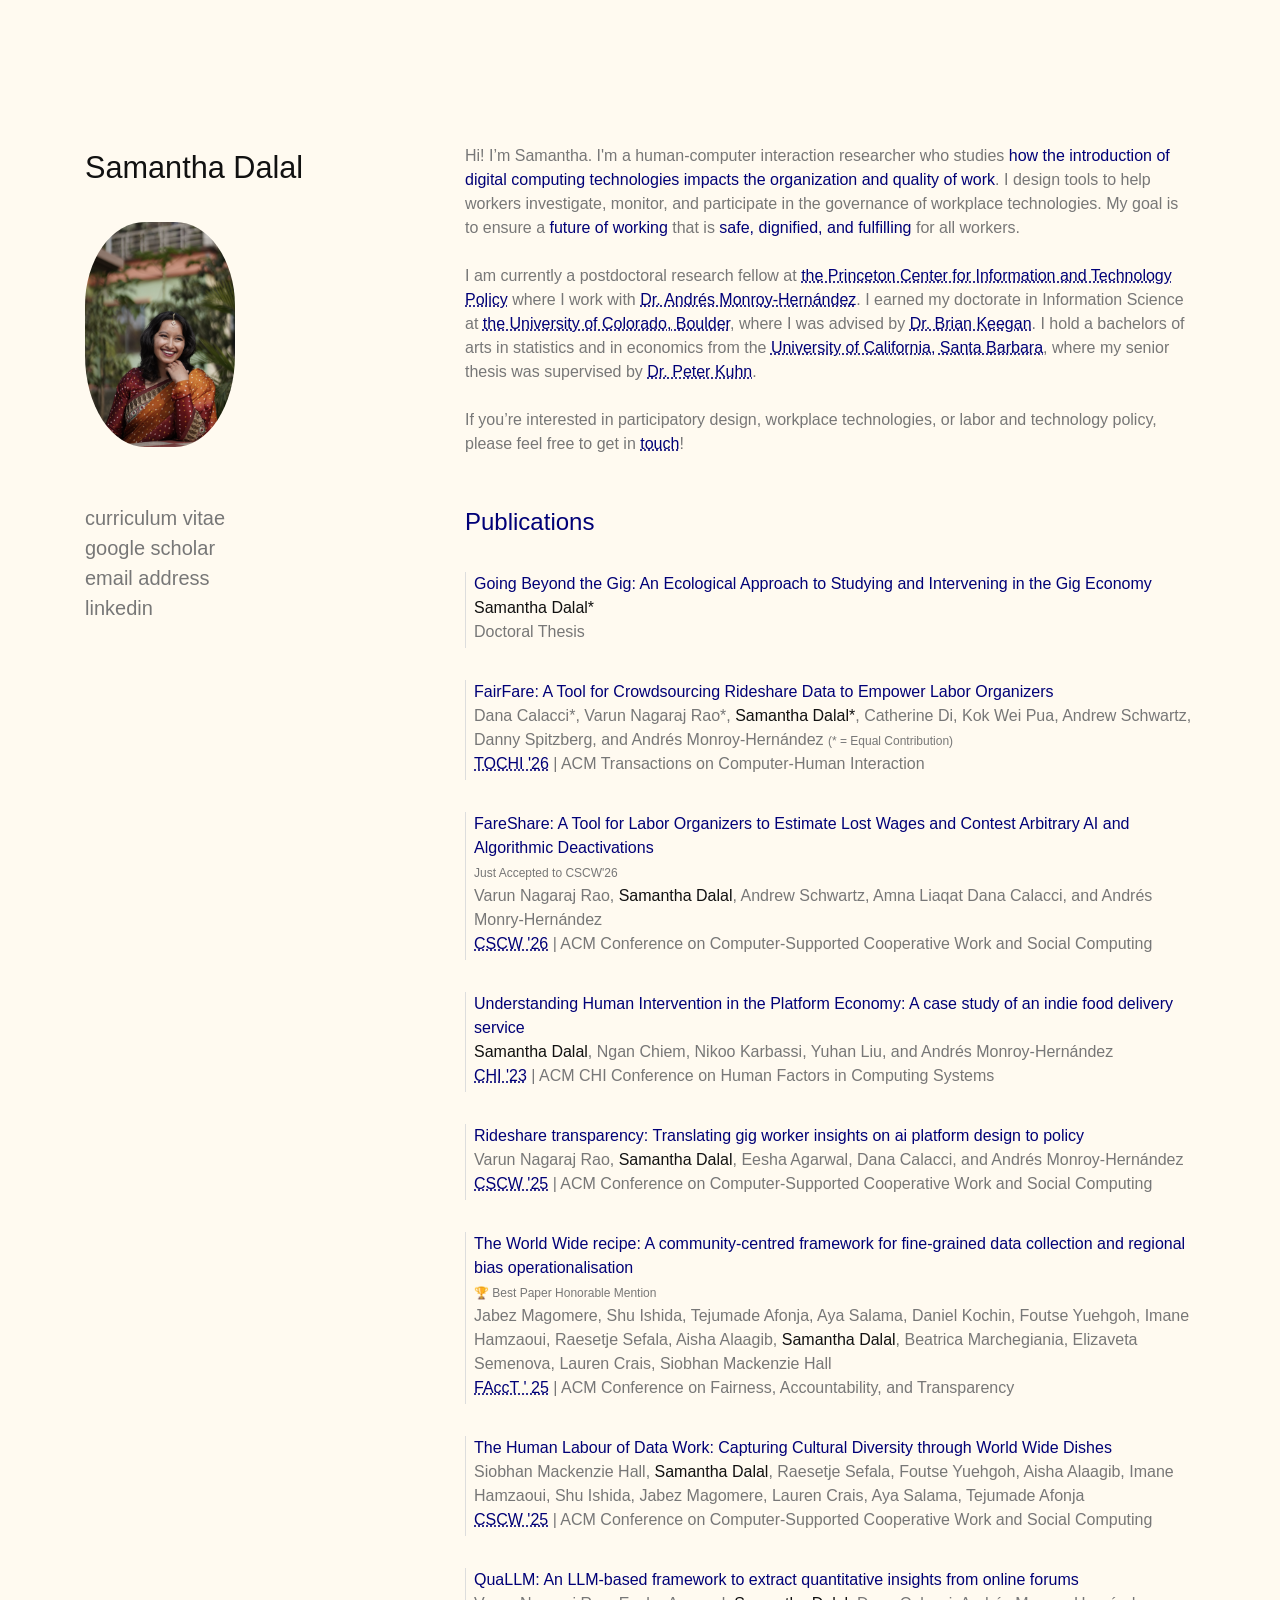
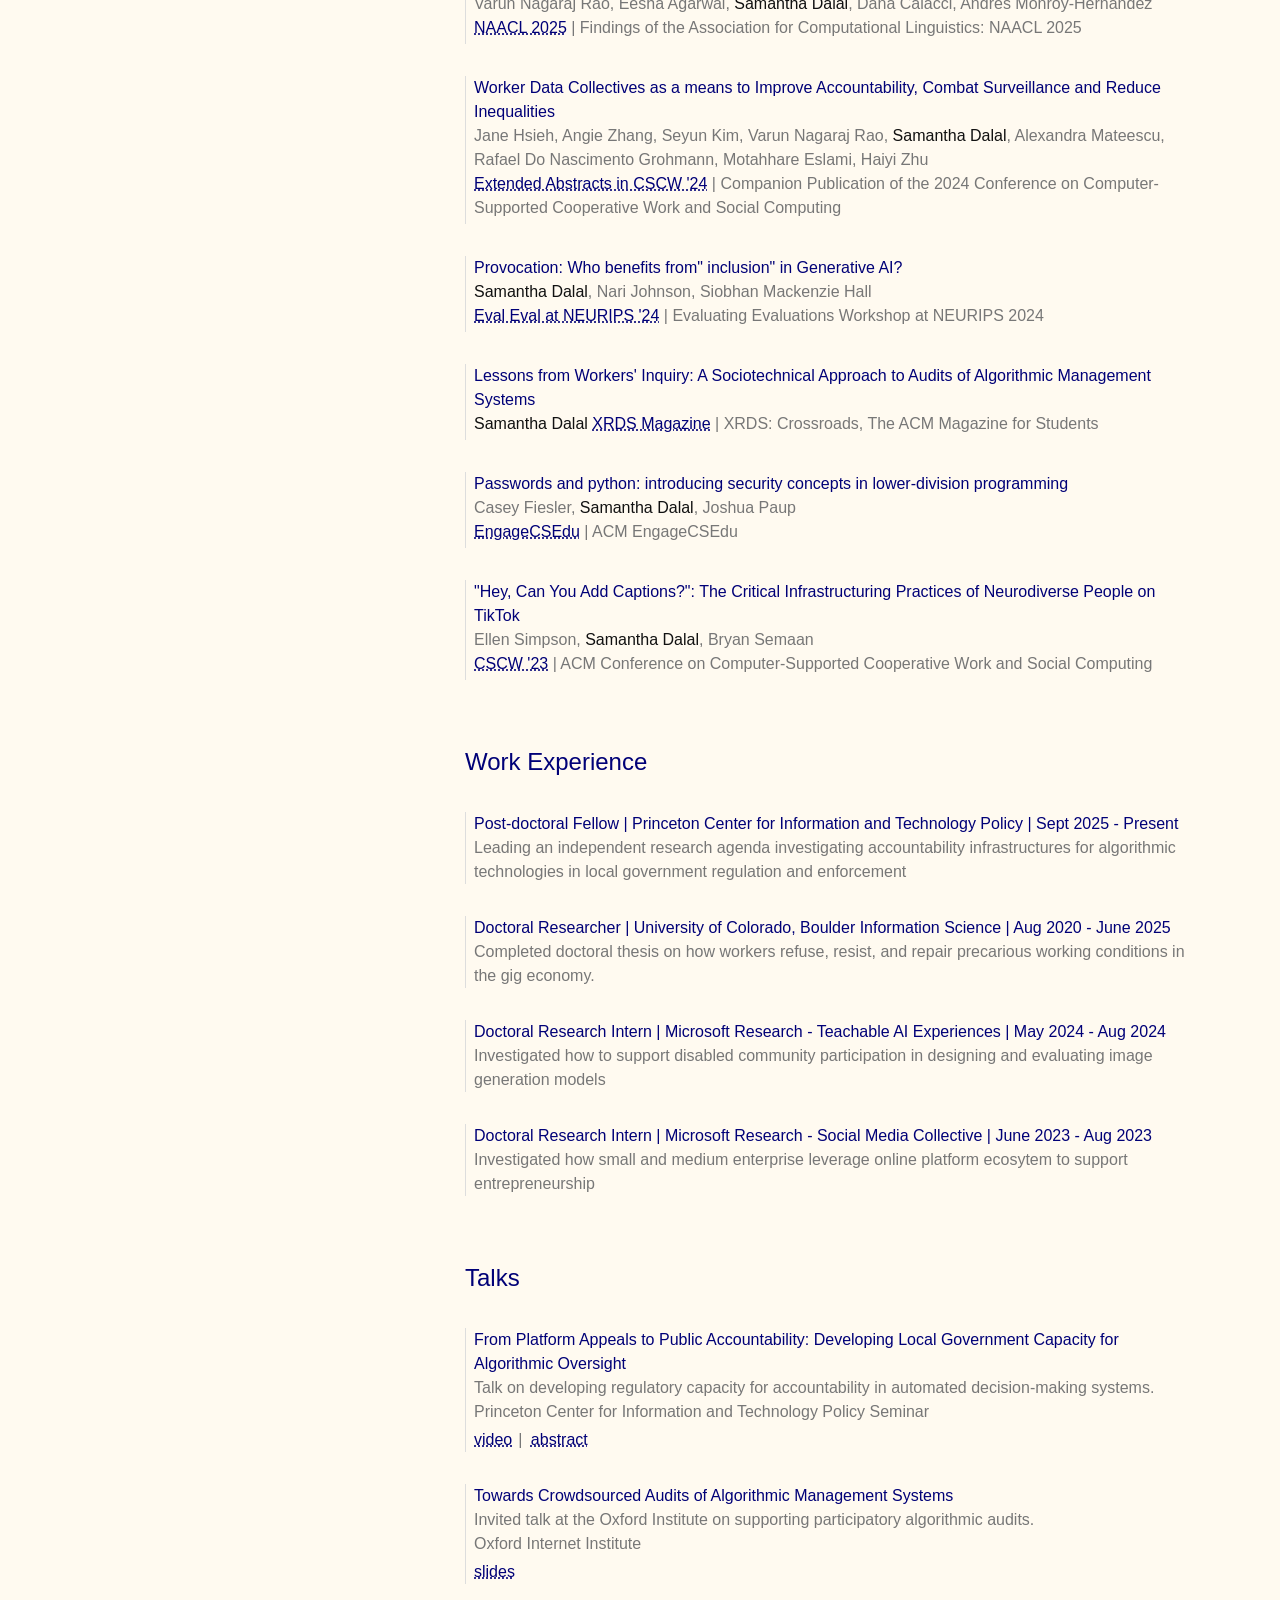
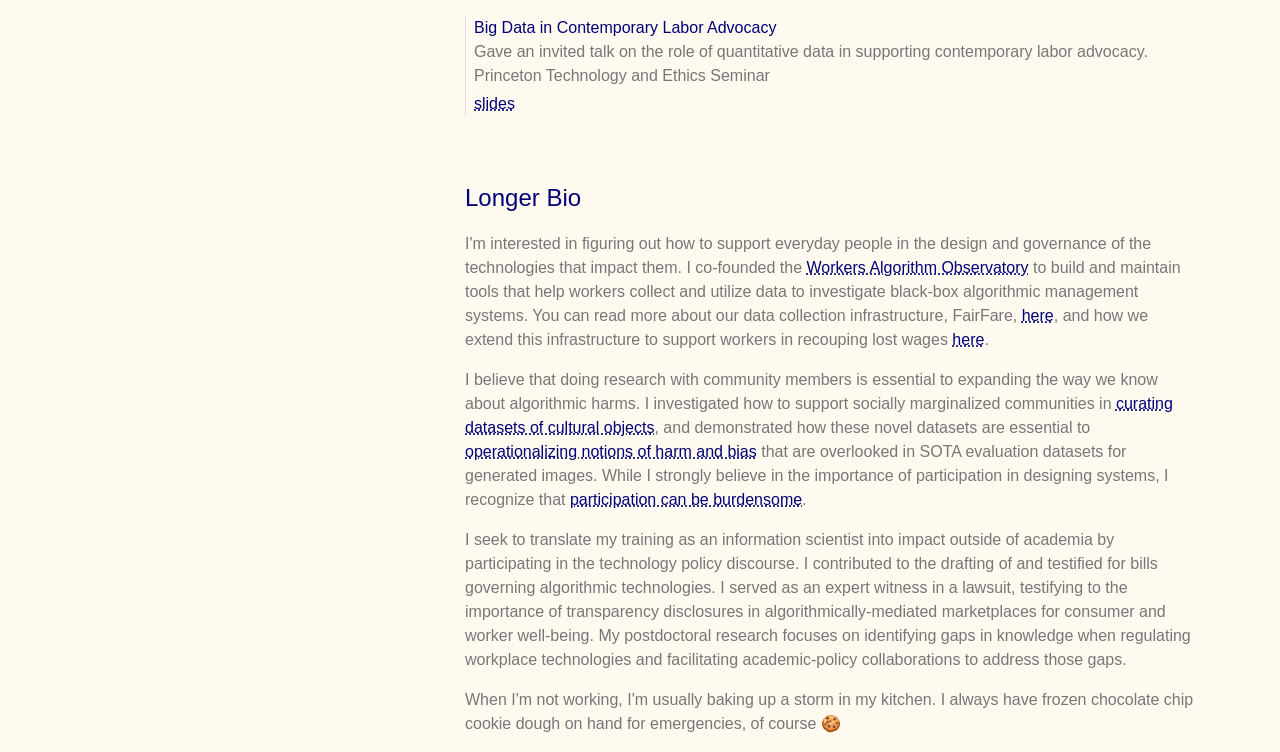
<file: index.html>
<!doctype html>
<html lang="en">
  <head>

    <!-- Required meta tags -->
    <meta charset="utf-8">
    <meta name="viewport" content="width=device-width, initial-scale=1, shrink-to-fit=no">
    <meta name="description" content="Post-doctoral Fellow, Center for Information Technology Policy @ Princeton University">
    <meta name="author" content="Samantha Dalal">
    <meta name="theme-color" content="#222222">

    <link rel="apple-touch-icon" sizes="180x180" href="images/nicons/apple-touch-icon.png">
    <link rel="icon" type="image/png" sizes="32x32" href="images/nicons/favicon-32x32.png">
    <link rel="icon" type="image/png" sizes="16x16" href="images/nicons/favicon-16x16.png">

    <!-- Bootstrap CSS -->
    <link rel="stylesheet" href="https://stackpath.bootstrapcdn.com/bootstrap/4.4.1/css/bootstrap.min.css" integrity="sha384-Vkoo8x4CGsO3+Hhxv8T/Q5PaXtkKtu6ug5TOeNV6gBiFeWPGFN9MuhOf23Q9Ifjh" crossorigin="anonymous">
    <link rel="stylesheet" href="assets/style-3.css">
      
    <title>Samantha Dalal</title>
  </head>
  <body>
    <!-- <h1>Hello, world!</h1> -->
    <div class="container pt-5 allstuffp">
        <div class="row pt-5 allstuff">
            <div class="col-md-4 pt-5">
                <div class="fixed-posi">
                <p class="name">Samantha Dalal</p>
                <img src="images/DALAL_MSR_SMC_headshot.jpeg" class="profilepic pt-3 pb-2">
                <div class="pt-5 menur"><a class="menulink" target="_blank" href="assets/DALAL_CV_2025.pdf">curriculum vitae</a></div>
                <div class=""><a class="menulink" target="_blank" href="https://scholar.google.com/citations?user=IzIMNGkAAAAJ&hl=en">google scholar</a></div>
                <div class=""><a class="menulink" target="_blank" href="mailto:sd3765@princeton.edu">email address</a></div>
                <div class=""><a class="menulink" target="_blank" href="https://www.linkedin.com/in/samanthadalal/">linkedin</a></div>
                

                <!-- <div class="pt-5">usercontext</div> -->
                <!-- <div class="">travel history</div> -->
                <!-- <div class="">this template</div> -->
                </div>
            </div>
            <div class="col-md-8 pt-5 about">
              Hi! I’m Samantha. I'm a human-computer interaction researcher who studies <span style="color: #007;">how the introduction of digital 
              computing technologies impacts the organization and quality of work</span>. I design tools to help workers 
              investigate, monitor, and participate in the governance of workplace technologies. 
              My goal is to ensure a <span style="color: #007;">future of working</span> that is <span style="color: #007;">safe, dignified, and fulfilling</span> for all workers. <br> <br>

              I am currently a postdoctoral research fellow at <a class="in-text"
              href="https://citp.princeton.edu/"
              target="_blank">the Princeton Center for Information and Technology Policy</a> where I work with 
              <a class="in-text"
              href="https://www.andresmh.com/" 
              target="_blank">Dr. Andrés Monroy-Hernández</a>. I earned my doctorate in Information Science at <a class="in-text"
              href="https://www.colorado.edu/cmdi/infoscience"
              target="_blank">the University of Colorado, Boulder</a>, where I was advised by  <a class="in-text"
              href="https://www.brianckeegan.com/" 
              target="_blank">Dr. Brian Keegan</a>. I hold a bachelors of arts in statistics and in economics from the <a class="in-text"
              href="https://www.ucsb.edu/"
              target="_blank">University of California, Santa Barbara</a>, where my senior thesis was supervised by <a class="in-text"
              href="https://econ.ucsb.edu/people/faculty/peter-kuhn" 
              target="_blank">Dr. Peter Kuhn</a>.<br> <br>
              
              If you’re interested in participatory design, workplace technologies, or labor and technology policy, please feel 
              free to get in <a class="in-text" href="mailto:sd3765@princeton.edu">touch</a>!

                 <p class="header pt-5">Publications</p>
                <div class="py-2">
                 <p class="paper my-2 pl-2">
                     <a class="papertitle" href="https://www.proquest.com/docview/3244165029?pq-origsite=gscholar&fromopenview=true&sourcetype=Dissertations%20&%20Theses" target="_blank">Going Beyond the Gig: An Ecological Approach to Studying and Intervening in the Gig Economy</a><br>
                     <span class="thisauthor">Samantha Dalal*</span><br>
                     <span class="conf">Doctoral Thesis</span><br>
                 </p>
                 </div>   
                <div class="py-2">
                 <p class="paper my-2 pl-2">
                     <a class="papertitle" href="https://dl.acm.org/doi/10.1145/3769680" target="_blank">FairFare: A Tool for Crowdsourcing Rideshare Data to Empower Labor Organizers</a><br>
                     Dana Calacci*, Varun Nagaraj Rao*, <span class="thisauthor">Samantha Dalal*</span>, Catherine Di, Kok Wei Pua, Andrew Schwartz,
                     Danny Spitzberg, and Andrés Monroy-Hernández
                     <span class="noter"> (* = Equal Contribution)</span><br>
                     <span class="conf"><a class="confshort" href="https://dl.acm.org/journal/tochi">TOCHI '26</a> | ACM Transactions on Computer-Human Interaction</span><br>
                 </p>
                 </div>
                 <div class="py-2">
                 <p class="paper my-2 pl-2">
                     <a class="papertitle" href="https://arxiv.org/abs/2505.08904" target="_blank">FareShare: A Tool for Labor Organizers to Estimate Lost Wages and Contest Arbitrary 
                    AI and Algorithmic Deactivations</a><br>
                   <span class="noter">Just Accepted to CSCW'26</span><br>
                     Varun Nagaraj Rao, <span class="thisauthor">Samantha Dalal</span>, Andrew Schwartz, Amna Liaqat
                     Dana Calacci, and Andrés Monry-Hernández
                     <span class="conf"><a class="confshort" href="https://cscw.acm.org/2026/">CSCW '26</a> | ACM Conference on Computer-Supported Cooperative Work
                       and Social Computing</span><br>
                 </p>
                 </div>
                <div class="py-2">
                 <p class="paper my-2 pl-2">
                     <a class="papertitle" href="https://dl.acm.org/doi/abs/10.1145/3544548.3581517" target="_blank">Understanding Human Intervention in the Platform Economy: A case study of an indie food delivery service</a><br>
                    <span class="thisauthor">Samantha Dalal</span>, Ngan Chiem, Nikoo Karbassi, Yuhan Liu, and Andrés Monroy-Hernández
                     <span class="conf"><a class="confshort" href="https://chi2023.acm.org/">CHI '23</a> | ACM CHI Conference on Human Factors in Computing Systems</span><br>
                 </p>   </div>
                 <div class="py-2">
                 <p class="paper my-2 pl-2">
                     <a class="papertitle" href="https://dl.acm.org/doi/abs/10.1145/3711059" target="_blank">Rideshare transparency: Translating gig worker insights on ai platform design to policy</a><br>
                     Varun Nagaraj Rao, <span class="thisauthor">Samantha Dalal</span>, Eesha Agarwal, Dana Calacci, and Andrés Monroy-Hernández<br>
                     <span class="conf"><a class="confshort" href="https://cscw.acm.org/2025/">CSCW '25</a> | ACM Conference on Computer-Supported Cooperative Work
                       and Social Computing</span><br>
                 </p>
                 </div>
                 <div class="py-2">
                 <p class="paper my-2 pl-2">
                     <a class="papertitle" href="https://dl.acm.org/doi/abs/10.1145/3715275.3732019" target="_blank">The World Wide recipe: A community-centred framework for fine-grained data collection and 
                       regional bias operationalisation</a><br>
                    <span class="noter"> 🏆 Best Paper Honorable Mention</span><br>
                     Jabez Magomere, Shu Ishida, Tejumade Afonja, Aya Salama, Daniel Kochin, Foutse Yuehgoh, Imane Hamzaoui, Raesetje Sefala, Aisha Alaagib,
                   <span class="thisauthor">Samantha Dalal</span>, Beatrica Marchegiania, Elizaveta Semenova, Lauren Crais, Siobhan Mackenzie Hall<br>
                     <span class="conf"><a class="confshort" href="https://facctconference.org/">FAccT ' 25</a> | ACM Conference on Fairness, Accountability, and Transparency</span><br>
                 </p>
                 </div>
                 <div class="py-2">
                 <p class="paper my-2 pl-2">
                     <a class="papertitle" href="https://dl.acm.org/doi/abs/10.1145/3757673" target="_blank">The Human Labour of Data Work: Capturing Cultural Diversity through World Wide Dishes</a><br>
                    Siobhan Mackenzie Hall, <span class="thisauthor">Samantha Dalal</span>, Raesetje Sefala, Foutse Yuehgoh, Aisha Alaagib,
                   Imane Hamzaoui, Shu Ishida, Jabez Magomere, Lauren Crais, Aya Salama, Tejumade Afonja<br>
                     <span class="conf"><a class="confshort" href="https://cscw.acm.org/2025/">CSCW '25</a> |
                         ACM Conference on Computer-Supported Cooperative Work and Social Computing</span><br>
                 </p>   </div>
                 <div class="py-2">
                 <p class="paper my-2 pl-2">
                     <a class="papertitle" href="https://aclanthology.org/2025.findings-naacl.74/" target="_blank">QuaLLM: An LLM-based framework to extract quantitative insights from online forums</a><br>
                     Varun Nagaraj Rao, Eesha Agarwal, <span class="thisauthor">Samantha Dalal</span>, Dana Calacci, Andrés Monroy-Hernández<br>
                     <span class="conf"><a class="confshort" href="https://aclanthology.org/">NAACL 2025</a> | Findings of the Association for Computational Linguistics: NAACL 2025</span> <br>
                 </p>   </div>
                 <div class="py-2">
                 <p class="paper my-2 pl-2">
                     <a class="papertitle" href="https://dl.acm.org/doi/10.1145/3678884.3681829" target="_blank"> Worker Data Collectives as a means to Improve Accountability, Combat Surveillance and Reduce Inequalities</a><br>
                     Jane Hsieh, Angie Zhang, Seyun Kim, Varun Nagaraj Rao, <span class="thisauthor">Samantha Dalal</span>, Alexandra Mateescu,
                   Rafael Do Nascimento Grohmann, Motahhare Eslami, Haiyi Zhu
                     <span class="conf"><a class="confshort" href="https://dl.acm.org/doi/proceedings/10.1145/3678884">Extended Abstracts in CSCW '24</a> | 
                       Companion Publication of the 2024 Conference on Computer-Supported Cooperative Work and Social Computing</span> <br>
                 </p>   </div>
                 <div class="py-2">
                 <p class="paper my-2 pl-2">
                     <a class="papertitle" href="https://arxiv.org/abs/2411.09102" target="_blank">Provocation: Who benefits from" inclusion" in Generative AI?</a><br>
                    <span class="thisauthor">Samantha Dalal</span>, Nari Johnson, Siobhan Mackenzie Hall<br>
                     <span class="conf"><a class="confshort" href="https://evalevalai.com/about/">Eval Eval at NEURIPS '24</a> | Evaluating Evaluations Workshop at NEURIPS 2024</span> <br>
                 </p></div>

                 <div class="py-2">
                 <p class="paper my-2 pl-2">
                     <a class="papertitle" href="https://dl.acm.org/doi/abs/10.1145/3665598" target="_blank">Lessons from Workers' Inquiry: A Sociotechnical Approach to Audits of Algorithmic Management Systems</a><br>
                    <span class="thisauthor">Samantha Dalal</span>
                     <span class="conf"><a class="confshort" href="https://dl.acm.org/toc/xrds/2024/30/4">XRDS Magazine</a> | XRDS: Crossroads, The ACM Magazine for Students</span> <br>
                 </p></div>
              
                 <div class="py-2">
                 <p class="paper my-2 pl-2">
                     <a class="papertitle" href="https://dl.acm.org/doi/pdf/10.1145/3631988" target="_blank">Passwords and python: introducing security concepts in lower-division programming</a><br>
                    Casey Fiesler, <span class="thisauthor">Samantha Dalal</span>, Joshua Paup<br>
                     <span class="conf"><a class="confshort" href="https://www.engage-csedu.org/">EngageCSEdu</a> | ACM EngageCSEdu</span> <br>
                 </p></div>

                 <div class="py-2">
                 <p class="paper my-2 pl-2">
                     <a class="papertitle" href="https://dl.acm.org/doi/abs/10.1145/3579490" target="_blank">"Hey, Can You Add Captions?": The Critical Infrastructuring Practices of Neurodiverse People on TikTok</a><br>
                    Ellen Simpson, <span class="thisauthor">Samantha Dalal</span>, Bryan Semaan<br>
                     <span class="conf"><a class="confshort" href="https://evalevalai.com/about/">CSCW '23</a> | ACM Conference on Computer-Supported Cooperative Work
                       and Social Computing</span> <br>
                 </p></div>
              
                 <p class="header pt-5">Work Experience</p>
                 <div class="py-2">
                 <p class="paper my-2 pl-2">
                     <span class="papertitle">Post-doctoral Fellow | Princeton Center for Information and Technology Policy | Sept 2025 - Present</span><br>
                     Leading an independent research agenda investigating accountability infrastructures for algorithmic technologies in local government regulation and enforcement
                 </p>
                 </div>
                <div class="py-2">
                 <p class="paper my-2 pl-2">
                     <span class="papertitle">Doctoral Researcher | University of Colorado, Boulder Information Science | Aug 2020 - June 2025</span><br>
                     Completed doctoral thesis on how workers refuse, resist, and repair precarious working conditions in the gig economy. 
                 </p>
                 </div>
                 <div class="py-2">
                 <p class="paper my-2 pl-2">
                     <span class="papertitle">Doctoral Research Intern | Microsoft Research - Teachable AI Experiences | May 2024 - Aug 2024</span><br>
                     Investigated how to support disabled community participation in designing and evaluating image generation models
                 </p>
                 </div>
              <div class="py-2">
                 <p class="paper my-2 pl-2">
                     <span class="papertitle">Doctoral Research Intern | Microsoft Research - Social Media Collective | June 2023 - Aug 2023</span><br>
                     Investigated how small and medium enterprise leverage online platform ecosytem to support entrepreneurship
                 </p>
                 </div>
              
                 <p class="header pt-5">Talks</p>
                 <div class="py-2">
                 <p class="paper my-2 pl-2">
                     <span class="papertitle">From Platform Appeals to Public Accountability: Developing Local Government Capacity for Algorithmic Oversight</span><br>
                     Talk on developing regulatory capacity for accountability in automated decision-making systems.<br>
                     <span class="conf">Princeton Center for Information and Technology Policy Seminar</span><br>
                     <a class="tag" href="https://mediacentral.princeton.edu/media/CITP+Seminar%3A+Samantha+Dalal+-+From+Platform+Appeals+to+Public+Accountability%3A+Developing+Local+Government+Capacity+for+Algorithmic+Oversight/1_ky76z384/13468231" target="_blank">video</a><span class="tagsep">|</span>
                     <a class="tag" href="https://citp.princeton.edu/events/2025/samantha-dalal-platform-appeals-public-accountability-developing-local-government"
                         target="_blank">abstract</a>
                 </p>
                 </div>
                 <div class="py-2">
                 <p class="paper my-2 pl-2">
                     <span class="papertitle">Towards Crowdsourced Audits of Algorithmic Management Systems</span><br>
                     Invited talk at the Oxford Institute on supporting participatory algorithmic audits.<br>
                     <span class="conf">Oxford Internet Institute</span><br>
                     <a class="tag" href="https://docs.google.com/presentation/d/1bX7QeOKVUkLZQP0eAmDZTA_7njZkiCPkIXbRa25T-P8/edit?usp=sharing" target="_blank">slides</a>
                 </p>
                 </div>
              <div class="py-2">
                 <p class="paper my-2 pl-2">
                     <span class="papertitle">Big Data in Contemporary Labor Advocacy</span><br>
                     Gave an invited talk on the role of quantitative data in supporting contemporary labor advocacy.<br>
                     <span class="conf">Princeton Technology and Ethics Seminar</span><br>
                     <a class="tag" href="https://docs.google.com/presentation/d/1siR7y8vkJG3952lt1guDKKy-6BH_TOC6rpx02Fp31NY/edit?usp=sharing" target="_blank">slides</a>
                 </p>
                 </div>
              
          
          <p class="header pt-5">Longer Bio</p>
           <p>
            I'm interested in figuring out how to support everyday people in the design and governance 
            of the technologies that impact them. I co-founded the <a href="https://wao.cs.princeton.edu/" target="_blank">Workers Algorithm Observatory</a> 
            to build and maintain tools that help workers collect and utilize data to investigate black-box 
            algorithmic management systems. You can read more about our data collection infrastructure, 
            FairFare, <a href="https://getfairfare.org/" target="_blank">here</a>, and how we extend this 
            infrastructure to support workers in recouping lost wages <a href="https://arxiv.org/abs/2505.08904" target="_blank">here</a>.
        </p>
        <p>
            I believe that doing research with community members is essential to expanding the way we know 
            about algorithmic harms. I investigated how to support socially marginalized communities in <a href="https://dl.acm.org/doi/abs/10.1145/3757673" target="_blank">curating 
            datasets of cultural objects</a>, and demonstrated how these novel datasets are essential to 
            <a href="https://dl.acm.org/doi/full/10.1145/3715275.3732019" target="_blank">operationalizing notions of harm and bias</a> that are overlooked in SOTA evaluation datasets for 
            generated images. While I strongly believe in the importance of participation in designing systems, 
            I recognize that <a href="https://arxiv.org/abs/2411.09102" target="_blank">participation can be burdensome</a>.
        </p>
        <p>
            I seek to translate my training as an information scientist into impact outside of academia by 
            participating in the technology policy discourse. I contributed to the drafting of and testified 
            for bills governing algorithmic technologies. I served as an expert witness in a lawsuit, testifying 
            to the importance of transparency disclosures in algorithmically-mediated marketplaces for consumer 
            and worker well-being. My postdoctoral research focuses on identifying gaps in knowledge when 
            regulating workplace technologies and facilitating academic-policy collaborations to address those gaps.
        </p>
        <p>
            When I'm not working, I'm usually baking up a storm in my kitchen. I always have frozen chocolate 
            chip cookie dough on hand for emergencies, of course 🍪
        </p>
          </div>
          </div>
<!-- 
          <div class="collapsible-section">
    <button class="collapsible-header" id="aboutMeToggle">
        <span class="header" style="margin: 0; display: inline;">Longer Bio</span>
        <span class="toggle-icon">▼</span>
    </button>
    <div class="collapsible-content" id="aboutMeContent">
        <p>
            I'm interested in figuring out how to support everyday people in the design and governance 
            of the technologies that impact them. I co-founded the <a href="https://wao.cs.princeton.edu/" target="_blank">Workers Algorithm Observatory</a> 
            to build and maintain tools that help workers collect and utilize data to investigate black-box 
            algorithmic management systems. You can read more about our data collection infrastructure, 
            FairFare, here, and how we extend this infrastructure to support workers in recouping lost wages here.
        </p>
        <p>
            I believe that doing research with community members is essential to expanding the way we know 
            about algorithmic harms. I investigated how to support socially marginalized communities in curating 
            datasets of cultural objects, and demonstrated how these novel datasets are essential to 
            operationalizing notions of harm and bias that are overlooked in SOTA evaluation datasets for 
            generated images. While I strongly believe in the importance of participation in designing systems, 
            I recognize that participation can be burdensome.
        </p>
        <p>
            I seek to translate my training as an information scientist into impact outside of academia by 
            participating in the technology policy discourse. I contributed to the drafting of and testified 
            for bills governing algorithmic technologies. I served as an expert witness in a lawsuit, testifying 
            to the importance of transparency disclosures in algorithmically-mediated marketplaces for consumer 
            and worker well-being. My postdoctoral research focuses on identifying gaps in knowledge when 
            regulating workplace technologies and facilitating academic-policy collaborations to address those gaps.
        </p>
        <p>
            When I'm not working, I'm usually baking up a storm in my kitchen. I always have frozen chocolate 
            chip cookie dough on hand for emergencies, of course 🍪
        </p>
    </div>
</div>
          -->

          <!--  
          <div class="row text-center py-4">
                    <div class="mx-auto mt-2">
                        <img class="img-fluid instilogo p-1" src="images/bitspilani.png">
                        <div class="institution">BITS Pilani</div>
                        <div class="years">2015 - 2018</div>
                    </div>
                    <div class="mx-auto mt-2">
                        <img class="img-fluid instilogo p-3" src="images/mozilla1.png">
                        <div class="institution">Mozilla</div>
                        <div class="years">S2017</div>
                    </div>
                    <div class="mx-auto mt-2">
                        <img class="img-fluid instilogo p-2" src="images/julia1.png">
                        <div class="institution">Julia Computing</div>
                        <div class="years">S2018</div>
                    </div>
                    <div class="mx-auto mt-2">
                        <img class="img-fluid instilogo p-3" src="images/ucl1.png">
                        <div class="institution">University College London</div>
                        <div class="years">S2018</div>
                    </div>
                    <div class="mx-auto mt-2">
                        <img class="img-fluid instilogo p-1" src="images/CMU1.png">
                        <div class="institution">Carnegie Mellon</div>
                        <div class="years">F2018</div>
                    </div>
                    <div class="mx-auto mt-2">
                        <img class="img-fluid instilogo p-2" src="images/microsoft_research_logo.jpg">
                        <div class="institution">Microsoft Research</div>
                        <div class="years">2019 - Present</div>
                    </div>
                </div> -->

            </div>
            
        </div>
    </div>

    <!-- Optional JavaScript -->
    <!-- jQuery first, then Popper.js, then Bootstrap JS -->
    <script src="https://code.jquery.com/jquery-3.4.1.slim.min.js" integrity="sha384-J6qa4849blE2+poT4WnyKhv5vZF5SrPo0iEjwBvKU7imGFAV0wwj1yYfoRSJoZ+n" crossorigin="anonymous"></script>
    <script src="https://cdn.jsdelivr.net/npm/popper.js@1.16.0/dist/umd/popper.min.js" integrity="sha384-Q6E9RHvbIyZFJoft+2mJbHaEWldlvI9IOYy5n3zV9zzTtmI3UksdQRVvoxMfooAo" crossorigin="anonymous"></script>
    <script src="https://stackpath.bootstrapcdn.com/bootstrap/4.4.1/js/bootstrap.min.js" integrity="sha384-wfSDF2E50Y2D1uUdj0O3uMBJnjuUD4Ih7YwaYd1iqfktj0Uod8GCExl3Og8ifwB6" crossorigin="anonymous"></script>
    <script src="assets/style-3.js"></script>
</body>
  <style>
  </style>
</html>
</file>
<file: assets/style-3.css>
/* Collapsible Section Styles */
.collapsible-section {
    margin: 30px 0;
    padding-top: 20px;
}

.collapsible-header {
    width: 100%;
    max-width: 100%
    background-color: transparent;
    border: none;
    padding: 0;
    padding-top: 5px
    text-align: left;
    cursor: pointer;
    display: inline-flex;
    justify-content: space-between;
    align-items: center;
    font-family: inherit;
}

.collapsible-header:hover {
    background-color: transparent;
}

.collapsible-header h3 {
    color: #333;
    font-weight: 300;
}

.toggle-icon {
    font-size: 18px;
    transition: transform 0.3s ease;
    color: #666;
}

.toggle-icon.rotated {
    transform: rotate(-180deg);
}

.collapsible-content {
    max-height: 0;
    overflow: hidden;
    transition: max-height 0.4s ease;
    background-color: transparent;
}

.collapsible-content.active {
    max-height: 1000px; /* Adjust if your content is taller */
    padding: 10px 0;
}

.collapsible-content p {
    margin-bottom: 15px;
    line-height: 1.6;
}

.collapsible-content p:last-child {
    margin-bottom: 0;
}
.instilogo {
    height: 50px;
    filter: grayscale(20%);
}

a:hover {
    /* font-weight: 400; */
    text-decoration: none;
    transition-duration: 0.3s;
    transition-timing-function: linear;
    /* color: #444; */
}


.noter {
    font-size: 9pt;
}

.tagsep {
    padding: 4px;
}

.tag {
    padding-right: 2px;
}

.confshort {
    font-weight: 300;
}

.conf {
    display: inline-block;
    padding-bottom: 4px;
}

.paper {
    border-left: 1px solid #ddd;
}

.menulink:hover {
    color: #111;
}

.profilepic {
    width: 150px;
    border-radius: 40%;
    filter: grayscale(30%);
}

@media (min-width: 768px) {
    .fixed-posi {
        /* width: 50%;
            margin-left: 50%;
            min-height:100%; */
        position: fixed;
    }
}

@media only screen and (max-width: 900px) {
    .allstuff {
        padding-top: 0px !important;
    }

    .allstuffp {
        padding-top: 0px !important;
    }

    .profilepic {
        width: 90px;
        border-radius: 40%;
        padding-top: 0px !important;
        padding-bottom: 0px !important;
        filter: grayscale(30%);
    }

    .menur {
        padding-top: 18px !important;
    }

}

/* .thisauthor {
          color: #111;
          text-decoration: underline;
    } */
</file>
